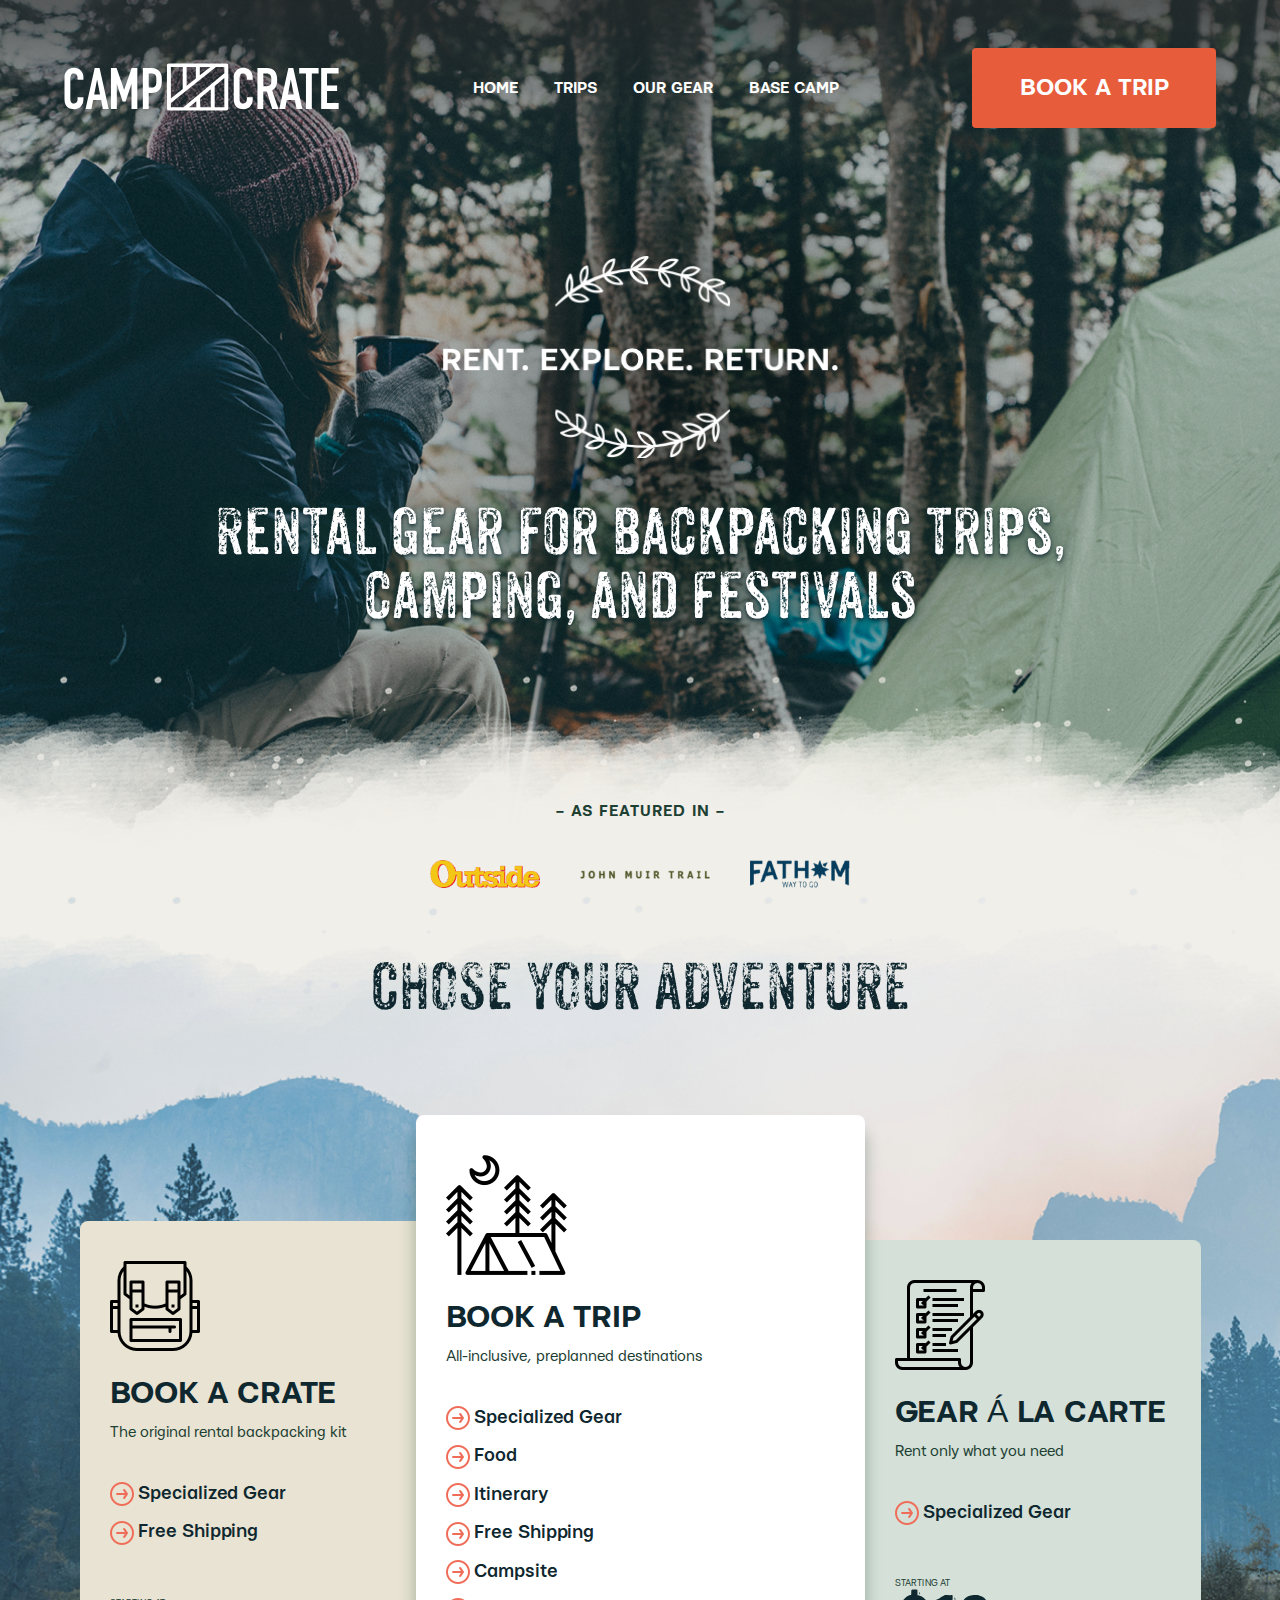
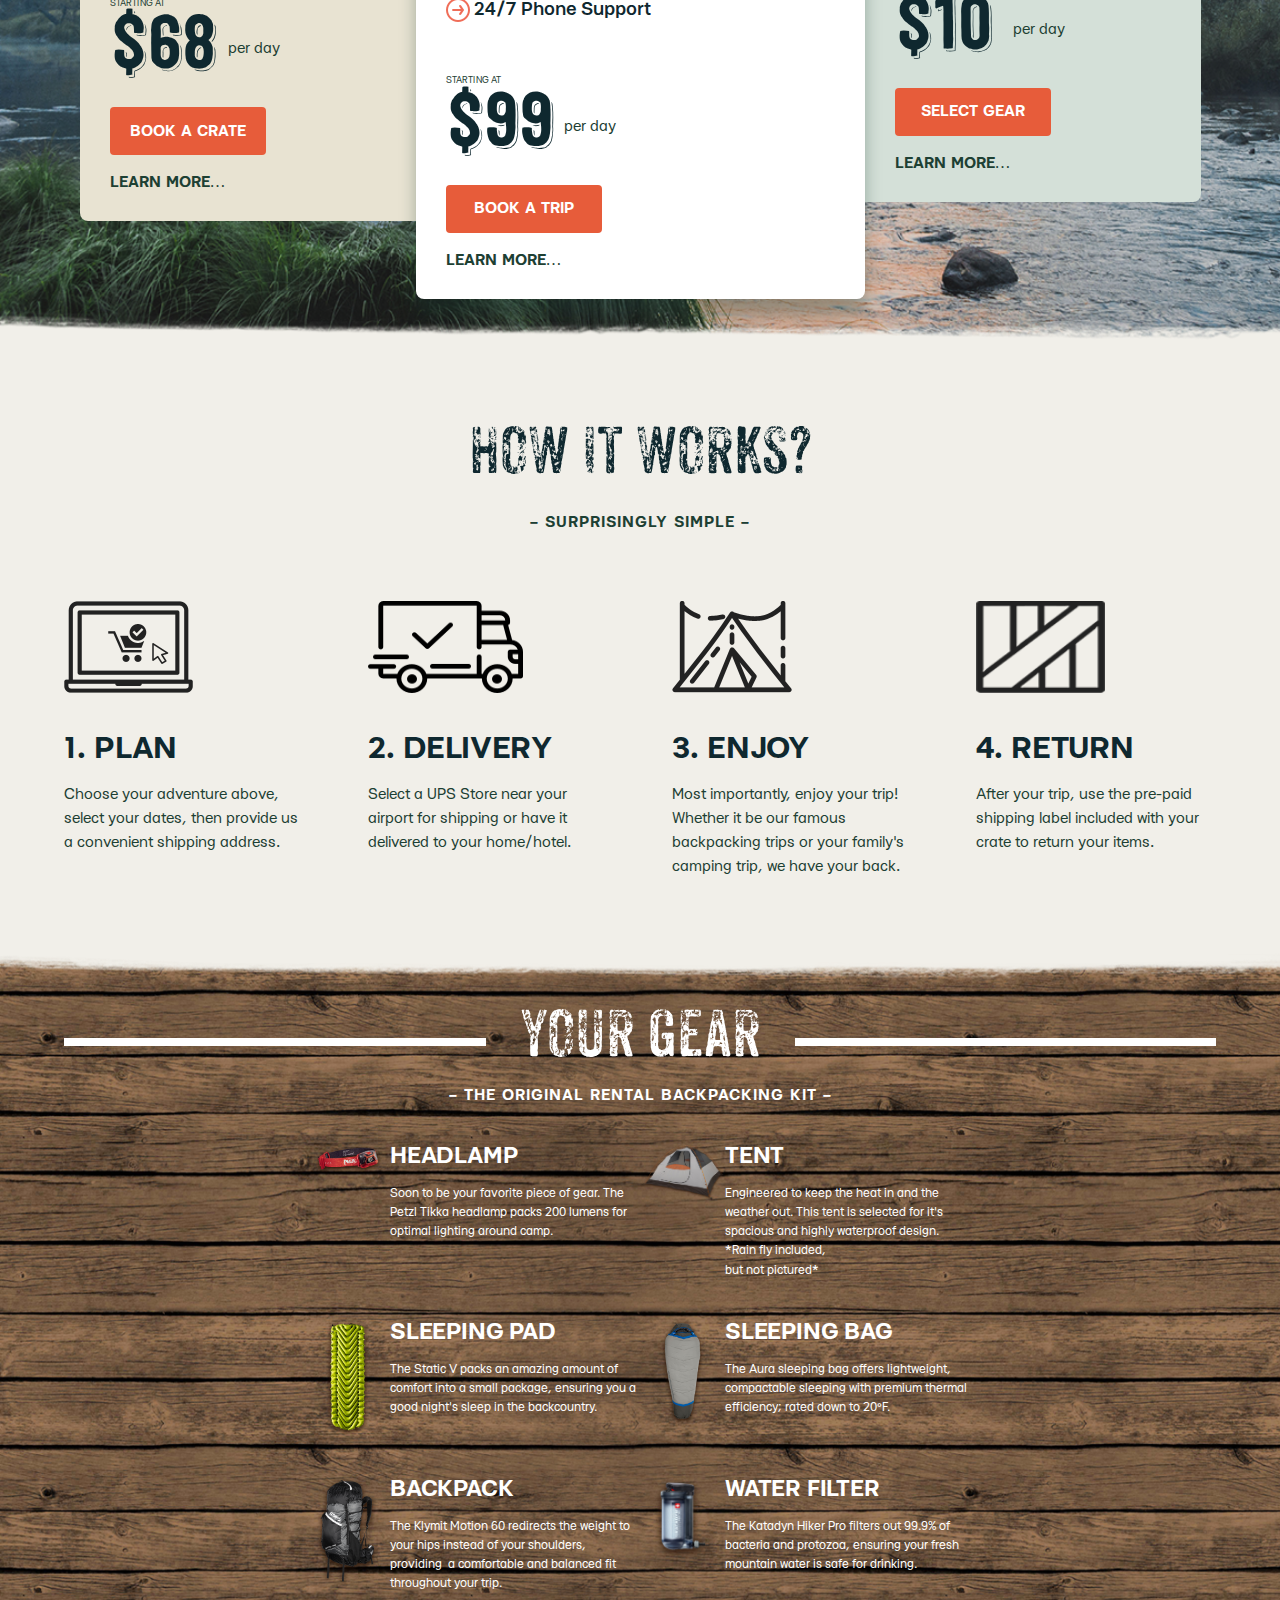
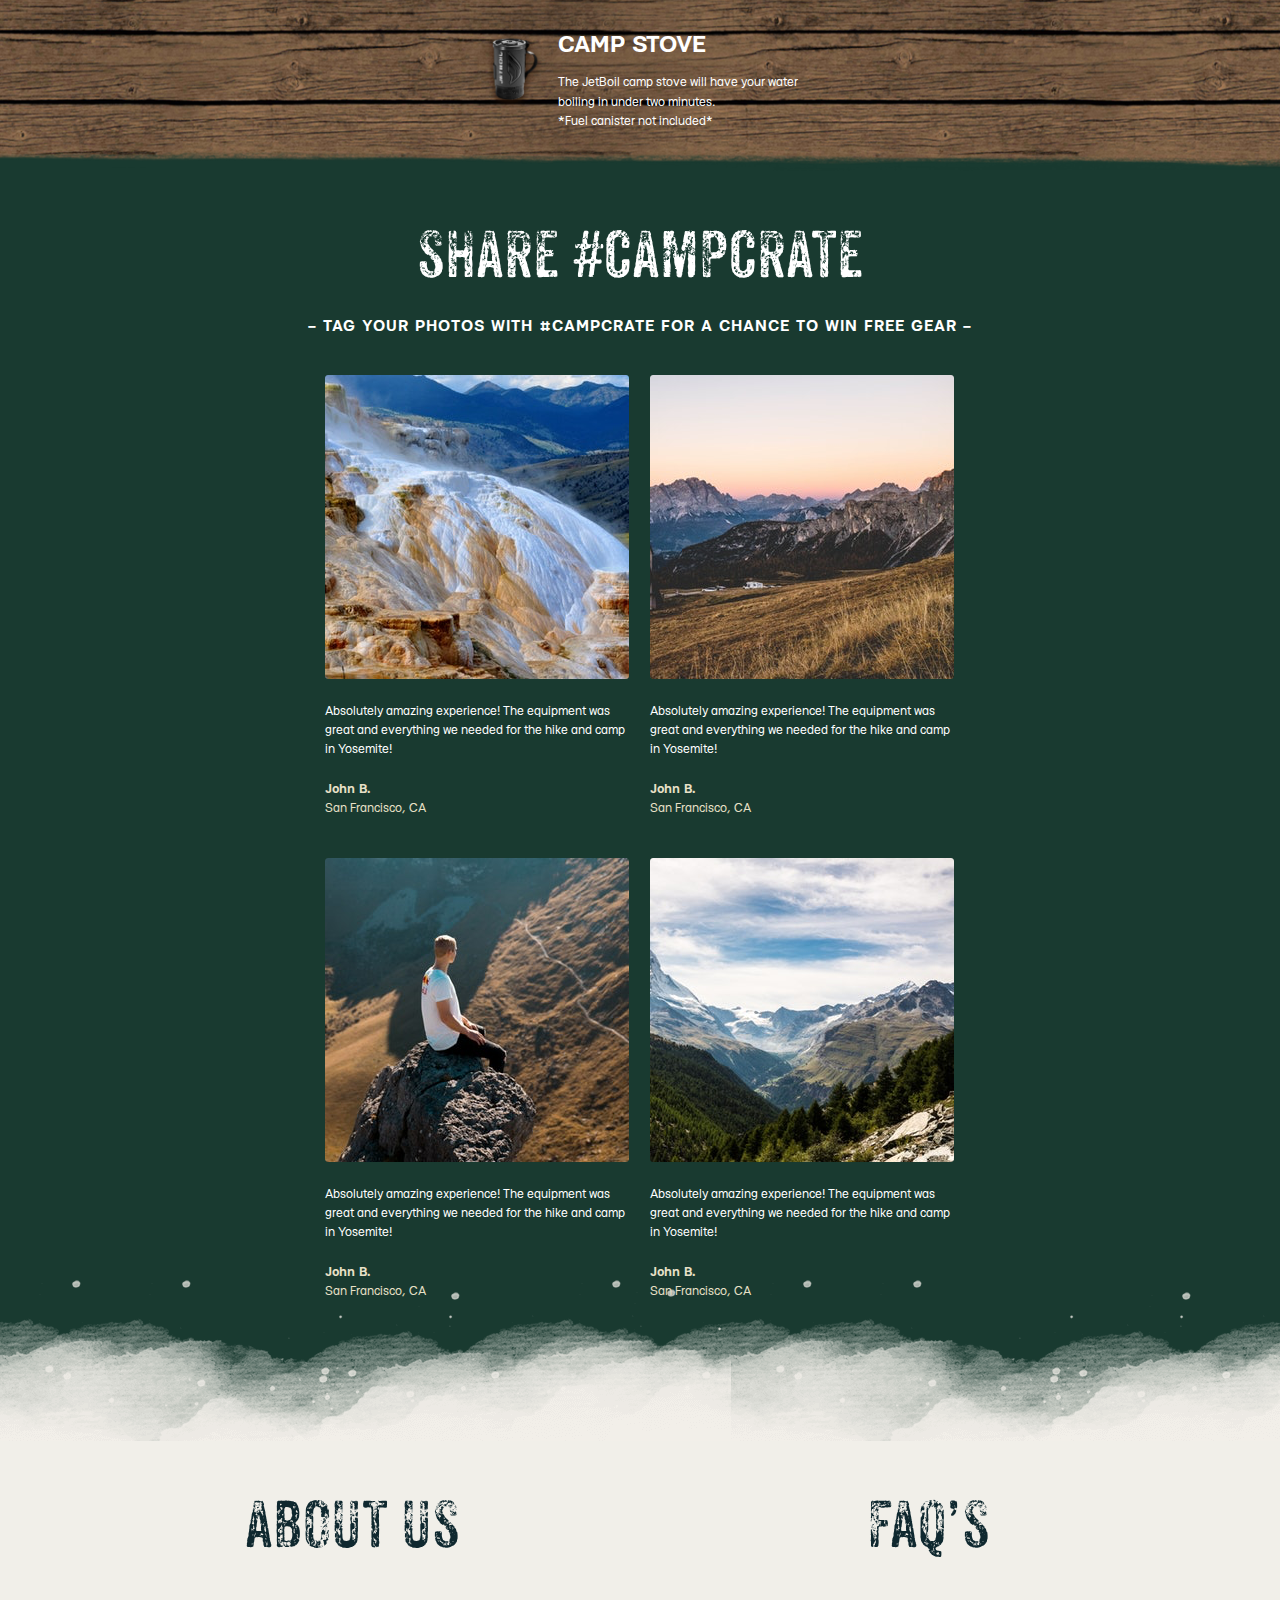
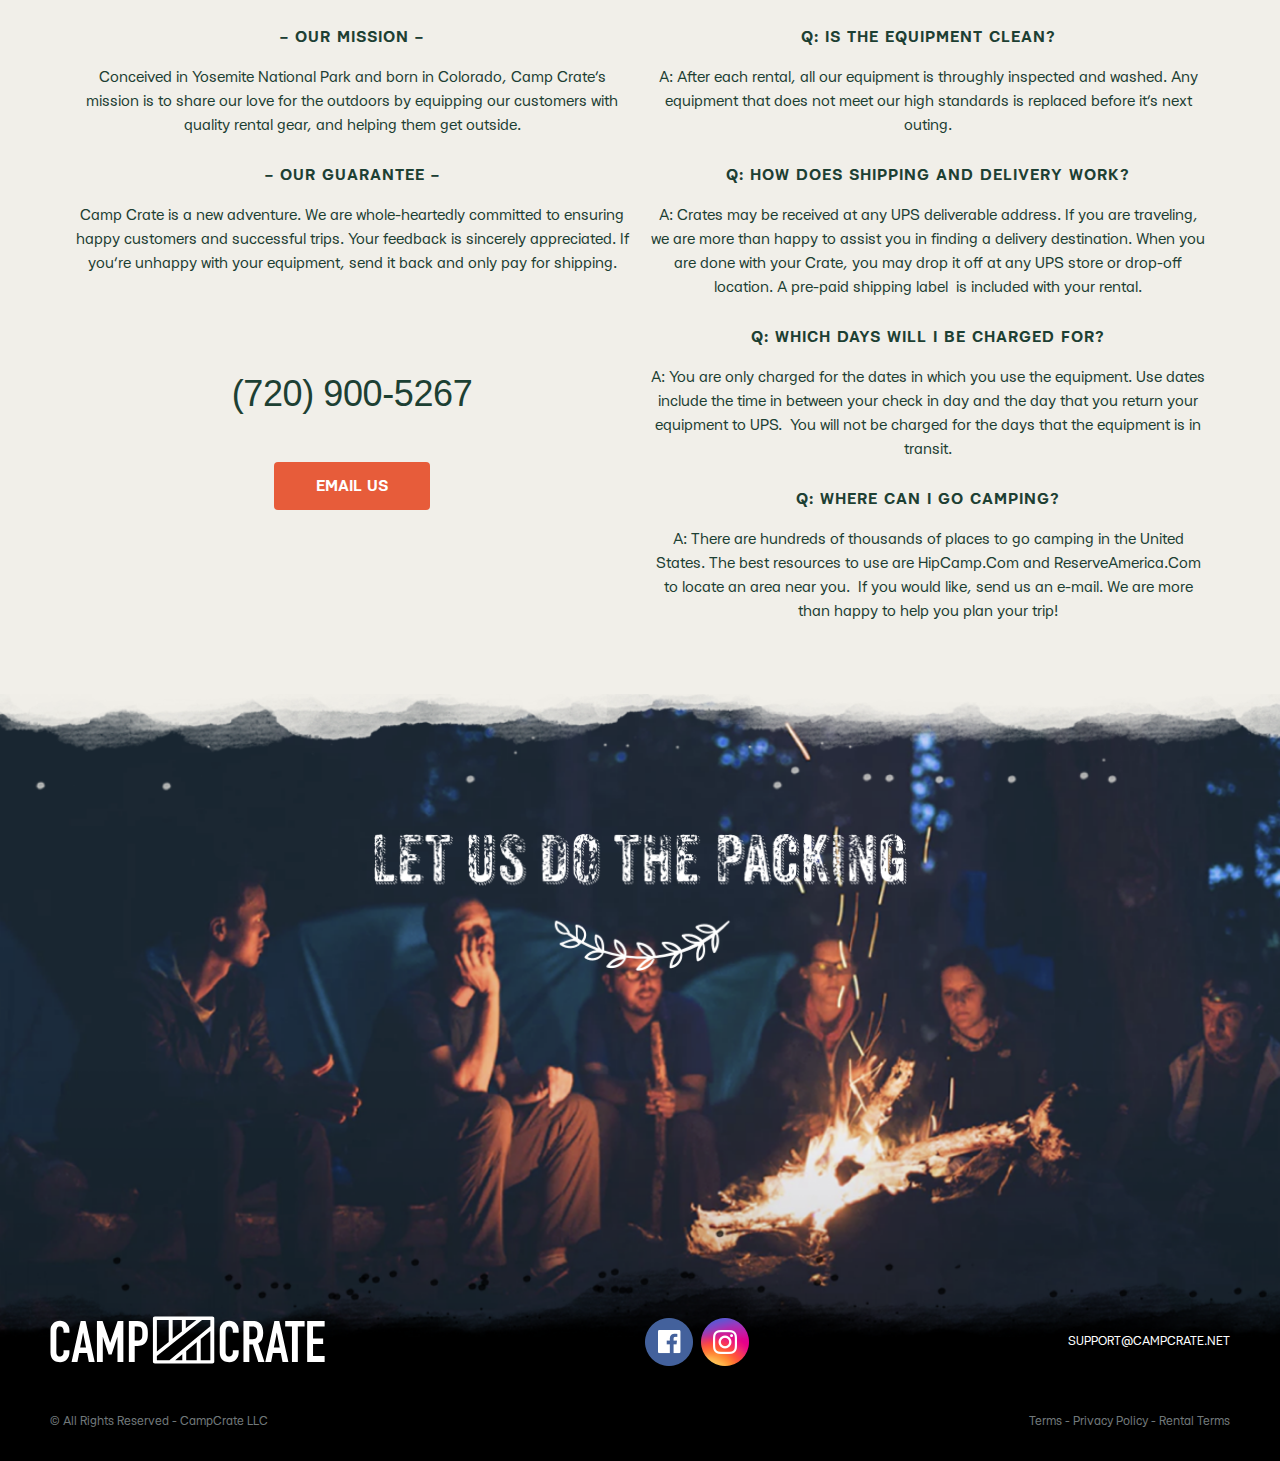
<file: index.html>
<!DOCTYPE html>
<html lang="en">
<head>
    <meta charset="UTF-8">
    <meta name="viewport" content="width=device-width, initial-scale=1.0">
    <meta http-equiv="X-UA-Compatible" content="ie=edge">
    <link rel="stylesheet" href="./css/reset.css">
    <link rel="stylesheet" href="./css/typography.css">
    <link rel="stylesheet" href="./css/style.css">
    <link rel="stylesheet" href="./css/section.css">
    <link rel="stylesheet" href="./css/header.css">
    <link rel="stylesheet" href="./css/buttons.css">
    <link rel="stylesheet" href="./css/select-service.css">
    <link rel="stylesheet" href="./css/how.css">
    <link rel="stylesheet" href="./css/share.css">
    <link rel="stylesheet" href="./css/footer.css">
    <link rel="stylesheet" href="./css/gear.css">
    <link rel="stylesheet" href="./css/headlamp.css">
    <link rel="stylesheet" href="./css/tent.css">
    <link rel="stylesheet" href="./css/sleepingpad.css">
    <link rel="stylesheet" href="./css/sleepingbag.css">
    <link rel="stylesheet" href="./css/backpack.css">
    <link rel="stylesheet" href="./css/waterfilter.css">
    <link rel="stylesheet" href="./css/campstove.css">
    
    <script src="https://code.jquery.com/jquery-3.3.1.js"></script>
    
    <title>Campcrate</title>
</head>
<body class="body">
    <header class="header">
        <div class="header__menu">
            <div class="section section--header-menu">
                <div class="header__logo">
                    <a href="#"><img  class="logo" src="./img/logo--white.svg" alt="logo"/></a>
                </div>
                <ul class="menu">
                    <li><a class="t-menu menu__item">HOME</a></li>
                    <li><a class="t-menu menu__item">TRIPS</a></li>
                    <li><a class="t-menu menu__item">OUR GEAR</a></li>
                    <li><a class="t-menu menu__item">BASE CAMP</a></li>
                </ul>
                <button class="button menu__button t-button">BOOK A TRIP</button>
                <div class="button-close">×</div>
                <div class="button-burger">☰</div>
            </div>
        </div>
        <div class="close-field"></div>
        <div class="header__body">
            <div class="section section--header-body">
                <div class="tagline header__tagline"></div>
                <h1 class="t-title header__t-title t--white t-title--shadow">Rental gear for backpacking trips,<br>camping, and festivals</h1>
                <div class="t-subtitle header__t-subtitle">– AS FEATURED IN –</div>
                <div class="partners-logo header__partners-logo">
                    <img src="./img/logo-outside.png" alt="logo-outside.png" class="partners-logo__item logo-outside" />
                    <img src="./img/logo-john-muir-trail.png" alt="logo-john-muir-trail.png" class="partners-logo__item logo-john-muir-trail" />
                    <img src="./img/logo-fathom.png" alt="logo-fathom.png" class="partners-logo__item logo-fathom" />
                </div>
            </div>
        </div>
    </header>
    <section class="select-service">
        <div class="section section--select-service">
            <h2 class="t-title">CHOSE YOUR ADVENTURE</h2>
            <div class="select-service__service-cards">
                <div class="service-cards__card 
                            service-cards__card--margin-top 
                            service-cards__card--bej 
                            service-cards__card--left">
                    <img src="./img/backpack-book-a-crate.png" alt="backpack-book-a-crate"/>
                    <h3 class="t-middle-title service-cards__title">BOOK A CRATE</h3>
                    <p class="t-txt service-cards__subtitle">The original rental backpacking kit</p>
                    <ul class="list">
                        <li class="t-list"><span class="arrow-marker"></span> Specialized Gear</li>
                        <li class="t-list"><span class="arrow-marker"></span> Free Shipping</li>
                    </ul>
                    <div class="t-txt t-txt--compact service-cards__compact-txt">starting at</div>
                    <div class="cost">
                        <div class="t-cost">$68</div>
                        <div class="t-txt">per day</div>
                    </div>
                    <button class="button t-button button--small service-cards__button">Book a crate</button>
                    <div class="t-subtitle t-subtitle--align-left t-subtitle--compact">LEARN MORE…</div>
                </div>
                <div class="service-cards__card 
                            service-cards__card--margin-top
                            service-cards__card--big 
                            service-cards__card--center">
                        <img src="./img/tent-book-a-trip.png" alt="tent-book-a-trip"/>
                        <h3 class="t-middle-title service-cards__title">BOOK A TRIP</h3>
                        <p class="t-txt service-cards__subtitle">All-inclusive, preplanned destinations</p>
                        <ul class="list">
                            <li class="t-list"><span class="arrow-marker"></span> Specialized Gear</li>
                            <li class="t-list"><span class="arrow-marker"></span> Food</li>
                            <li class="t-list"><span class="arrow-marker"></span> Itinerary</li>
                            <li class="t-list"><span class="arrow-marker"></span> Free Shipping</li>
                            <li class="t-list"><span class="arrow-marker"></span> Campsite</li>
                            <li class="t-list"><span class="arrow-marker"></span> 24/7 Phone Support</li>
                        </ul>
                        <div class="t-txt t-txt--compact service-cards__compact-txt">starting at</div>
                        <div class="cost">
                            <div class="t-cost">$99</div>
                            <div class="t-txt">per day</div>
                        </div>
                        <button class="button t-button button--small service-cards__button">BOOK A TRIP</button>
                        <div class="t-subtitle t-subtitle--align-left t-subtitle--compact">LEARN MORE…</div>
                </div>
                <div class="service-cards__card 
                            service-cards__card--margin-top 
                            service-cards__card--green 
                            service-cards__card--right">
                    <img src="./img/checklist-gear-a-la-carte.png" alt="checklist-gear-a-la-carte"/>
                    <h3 class="t-middle-title service-cards__title">GEAR Á LA CARTE</h3>
                    <p class="t-txt service-cards__subtitle">Rent only what you need</p>
                    <ul class="list">
                        <li class="t-list"><span class="arrow-marker"></span> Specialized Gear</li>
                    </ul>
                    <div class="t-txt t-txt--compact service-cards__compact-txt">starting at</div>
                    <div class="cost">
                        <div class="t-cost">$10</div>
                        <div class="t-txt">per day</div>
                    </div>
                    <button class="button t-button button--small service-cards__button">SELECT GEAR</button>
                    <div class="t-subtitle t-subtitle--align-left t-subtitle--compact">LEARN MORE…</div></div>
            </div>
        </div>
    </section> 
    <section class="how-it-work">
        <div class="section">
            <h2 class="t-title">HOW IT WORKS?</h2>
            <div class="t-subtitle t-subtitle--margin-top">– SURPRISINGLY SIMPLE –</div>
            <div class="container-four-items how-it-work__container-four-items">
                <div class="how-items__item">
                    <img class="how-items__img how-items__img--plan" src="./img/plan.png" alt="plan">
                    <div class="how__txt-item">
                        <h3 class="t-middle-title how__title">1. Plan</h3>
                        <p class="t-txt how__txt">Choose your adventure above, select your dates, then provide us a convenient shipping address.</p>
                    </div>
                </div>
                <div class="how-items__item">
                    <img class="how-items__img how-items__img--delivery" src="./img/delivery.png" alt="delivery">
                    <div class="how__txt-item">
                        <h3 class="t-middle-title how__title">2. Delivery</h3>
                        <p class="t-txt how__txt">Select a UPS Store near your airport for shipping or have it delivered to your home/hotel.</p>
                    </div>
                </div>
                <div class="how-items__item">
                    <img class="how-items__img how-items__img--enjoy" src="./img/enjoy.png" alt="enjoy">
                    <div class="how__txt-item">
                        <h3 class="t-middle-title how__title">3. Enjoy</h3>
                        <p class="t-txt how__txt">Most importantly, enjoy your trip! Whether it be our famous backpacking trips or your family's camping trip, we have your back.</p>
                    </div>
                </div>
                <div class="how-items__item">
                    <img class="how-items__img how-items__img--return" src="./img/return.png" alt="return">
                    <div class="how__txt-item">
                        <h3 class="t-middle-title how__title">4. Return</h3>
                        <p class="t-txt how__txt">After your trip, use the pre-paid shipping label included with your crate to return your items.</p>
                    </div>
                </div>
            </div>
        </div>
    </section>
    <section class="your-gear">
        <div class="section section--your-gear">
            <div class="title-with-line">
                <div class = "line"></div>
                <h2 class="t-title your-gear__t-title t--white">YOUR GEAR</h2>
                <div class = "line"></div>
            </div>
            <div class="c-gear">
                <div class="t-subtitle t--white t-subtitle--margin-top">– The original rental backpacking kit –</div>
                <div class="gear__item headlamp">
                    <div class="gear__img">
                        <img class="headlamp-img" src="./img/gear-headlamp.png" alt="headlamp">
                        <div class=headlamp-light></div>
                    </div>
                    <div class="gear__arrow3 headlamp__arrow"></div>
                    <div class="gear__txt gear__txt--headlamp">
                        <h3 class="t-middle-title t-middle-title--small t--white">headlamp</h3>
                        <p class="t-txt t--white t-txt--small t--margin-top16px">
                            Soon to be your favorite piece of gear. The Petzl Tikka headlamp packs 200 lumens for optimal lighting around camp.
                        </p>
                    </div>
                </div>
                <div class="gear__item tent">
                    <div class="gear__img">
                        <img class="tent-img" src="./img/gear-tent.png" alt="tent">
                    </div>
                    <div class="gear__arrow2 tent__arrow"></div>
                    <div class="gear__txt gear__txt--tent">
                        <h3 class="t-middle-title t-middle-title--small t--white">tent</h3>
                        <p class="t-txt t--white t-txt--small t--margin-top16px">
                            Engineered to keep the heat in and the weather out. This tent is selected for it's spacious and highly waterproof design.
                        </p>
                        <p class="t-txt t-txt--small t--white" >*Rain fly included, <br>but not pictured*</p>
                    </div>                    
                </div>
                <div class="gear__item sleepingpad">
                    <div class="gear__img">
                        <img class="sleepingpad-img" src="./img/gear-sleeping-pad.png" alt="sleepingbag">
                    </div>
                    <div class="gear__arrow2 sleepingpad__arrow"></div>
                    <div class="gear__txt gear__txt--sleepingpad">
                        <h3 class="t-middle-title t-middle-title--small t--white">sleeping pad</h3>
                        <p class="t-txt t--white t-txt--small t--margin-top16px">
                            The Static V packs an amazing amount of comfort into a small package, ensuring you a good night's sleep in the backcountry.
                        </p>
                    </div>
                </div>
                <div class="gear__item sleepingbag">
                    <div class="gear__img">
                        <img class="sleepingbag-img" src="./img/gear-sleeping-bag.png" alt="sleepingbag">
                    </div>
                    <div class="gear__arrow2 sleepingbag__arrow"></div>
                    <div class="gear__txt gear__txt--sleepingbag">
                        <h3 class="t-middle-title t-middle-title--small t--white">sleeping bag</h3>
                        <p class="t-txt t--white t-txt--small t--margin-top16px">
                            The Aura sleeping bag offers lightweight, compactable sleeping with premium thermal efficiency; rated down to 20°F.
                        </p>
                    </div>
                </div>
                <div class="gear__item backpack">
                    <div class="gear__img">
                        <img class="backpack-img" src="./img/gear-backpack.png" alt="backpack">
                    </div>
                    <div class="gear__arrow4 backpack__arrow"></div>
                    <div class="gear__txt gear__txt--backpack">
                        <h3 class="t-middle-title t-middle-title--small t--white">Backpack</h3>
                        <p class="t-txt t--white t-txt--small t--margin-top16px">
                            The Klymit Motion 60 redirects the weight to your hips instead of your shoulders, providing  a comfortable and balanced fit throughout your trip.
                        </p>
                    </div>
                </div>
                <div class="gear__item waterfilter">
                    <div class="gear__img">
                        <img class="waterfilter-img" src="./img/gear-waterfilter.png" alt="waterfilter">
                    </div>
                    <div class="gear__arrow5 waterfilter__arrow"></div>
                    <div class="gear__txt gear__txt--waterfilter">
                        <h3 class="t-middle-title t-middle-title--small t--white">Water Filter</h3>
                        <p class="t-txt t--white t-txt--small t--margin-top16px">
                            The Katadyn Hiker Pro filters out 99.9% of bacteria and protozoa, ensuring your fresh mountain water is safe for drinking.
                        </p>
                    </div>
                </div>
                <div class="gear__item campstove">
                    <div class="gear__img">
                        <img class=" campstove-img" src="./img/gear-campstove.png" alt="campstove">
                    </div>
                    <div class="gear__arrow6 campstove__arrow"></div>
                    <div class="gear__txt gear__txt--campstove">
                        <h3 class="t-middle-title t-middle-title--small t--white">Camp stove</h3>
                        <p class="t-txt t--white t-txt--small t--margin-top16px">
                            The JetBoil camp stove will have your water boiling in under two minutes.
                        </p>
                        <p class="t-txt t-txt--small t--white">*Fuel canister not included*</p>
                    </div>
                </div>
            </div>
        </div>
        <div class="green-bg"></div>
    </section>
    <section class="share">
        <div class="section section--share">
            <h2 class="t-title t--white">SHARE #CAMPCRATE</h2>
            <div class="t-subtitle t--white t-subtitle--margin-top">– TAG YOUR PHOTOS WITH #CampCrate FOR A CHANCE TO WIN FREE GEAR –</div>
            <div class="container-four-items share__container-four-items">
                <div class="share__item">
                    <img src="./img/user-photo-1.png" alt="user-photo-1"/>
                    <p class="t-txt t--white t-txt--small share--margin-top20px">
                        Absolutely amazing experience! The equipment was great and everything we needed for the hike and camp in Yosemite!
                    </p>
                    <p class="t-txt t--bej t-txt--small t-txt--bold share--margin-top16px">John B.</p>
                    <p class="t-txt t--bej t-txt--small">San Francisco, CA</p>
                </div>
                <div class="share__item">
                    <img src="./img/user-photo-2.png" alt="user-photo-2"/>
                    <p class="t-txt t--white t-txt--small share--margin-top20px">
                        Absolutely amazing experience! The equipment was great and everything we needed for the hike and camp in Yosemite!
                    </p>
                    <p class="t-txt t--bej t-txt--small t-txt--bold share--margin-top16px">John B.</p>
                    <p class="t-txt t--bej t-txt--small">San Francisco, CA</p>
                </div>
                <div class="share__item">
                    <img src="./img/user-photo-3.png" alt="user-photo-3"/>
                    <p class="t-txt t--white t-txt--small share--margin-top20px">
                        Absolutely amazing experience! The equipment was great and everything we needed for the hike and camp in Yosemite!
                    </p>
                    <p class="t-txt t--bej t-txt--small t-txt--bold share--margin-top16px">John B.</p>
                    <p class="t-txt t--bej t-txt--small">San Francisco, CA</p>
                </div>
                <div class="share__item">
                    <img src="./img/user-photo-4.png" alt="user-photo-4"/>
                    <p class="t-txt t--white t-txt--small share--margin-top20px">
                        Absolutely amazing experience! The equipment was great and everything we needed for the hike and camp in Yosemite!
                    </p>
                    <p class="t-txt t--bej t-txt--small t-txt--bold share--margin-top16px">John B.</p>
                    <p class="t-txt t--bej t-txt--small">San Francisco, CA</p>
                </div>
            </div>
        </div>
    </section>
    <section class="about-and-faq">
        <div class="section section--about-and-faq">
            <div class="about-and-faq__column">
                <h2 class="t-title">ABOUT US</h2>
                <div class="txt">
                    <h4 class="t-subtitle"> – Our Mission –</h4>
                    <p class="t-txt t--center">Conceived in Yosemite National Park and born in Colorado, Camp Crate’s mission is to share our love for the outdoors by equipping our customers with quality rental gear, and helping them get outside.</p>
                    <h4 class="t-subtitle">– Our guarantee –</h4>
                    <p class="t-txt t--center">Camp Crate is a new adventure. We are whole-heartedly committed to ensuring happy customers and successful trips. Your feedback is sincerely appreciated. If you’re unhappy with your equipment, send it back and only pay for shipping.</p>
                </div>
                <a class="t-phone-number phone--margin-top" href="tel:(720) 900-5267">(720) 900-5267</a>
                <button class="button t-button button--small button--about-margin-top">EMAIL US</button>
            </div>
            <div class="about-and-faq__column">
                <h2 class="t-title">FAQ’S</h2>
                <div class="txt">
                    <h4 class="t-subtitle">Q: Is the equipment clean?</h4>
                    <p class="t-txt t--center">A: After each rental, all our equipment is throughly inspected and washed.  Any equipment that does not meet our high standards is replaced before it’s next outing.</p>
                    <h4 class="t-subtitle">Q: How does shipping and delivery work?</h4>
                    <p class="t-txt t--center">A: Crates may be received at any UPS deliverable address. If you are traveling, we are more than happy to assist you in finding a delivery destination. When you are done with your Crate, you may drop it off at any UPS store or drop-off location. A pre-paid shipping label  is included with your rental.</p>
                    <h4 class="t-subtitle">Q: Which days will I be charged for?</h4>
                    <p class="t-txt t--center">A: You are only charged for the dates in which you use the equipment. Use dates include the time in between your check in day and the day that you return your equipment to UPS.  You will not be charged for the days that the equipment is in transit.</p>
                    <h4 class="t-subtitle">Q: Where can I go camping?</h4>
                    <p class="t-txt t--center">A: There are hundreds of thousands of places to go camping in the United States. The best resources to use are HipCamp.Com and ReserveAmerica.Com to locate an area near you.  If you would like, send us an e-mail. We are more than happy to help you plan your trip!</p>
                </div>
            </div>
        </div>
    </section>
    <footer class="footer">
        <div class="section section--footer">
            <img class="footer__decor" src="./img/let-us-do-packing-badge.png" alt="let-us-do-packing-badge"/>
            <div class="footer__body footer__body--margintop-big">
                <div class="footer__logo">
                    <a href="#"><img  class="logo" src="./img/logo--white.svg" alt="logo"/></a>
                </div>
                <div class="footer__social-media">
                    <a href="#"><img class="social-media" src="./img/facebook-hover.png" alt="facebook"/></a>
                    <a href="#"><img class="social-media" src="./img/insta-hover.png" alt="instagram"/></a>
                </div>
                <div class="t-txt t-txt--small t--white t--uppercase">support@campcrate.net</div>
            </div>
            <div class="footer__body footer__body--margintop-small">
                <div class="t-txt t-txt--small t--grey">© All Rights Reserved - CampCrate LLC</div>
                <div class="t-txt t-txt--small t--grey">Terms - Privacy Policy - Rental Terms</div>
            </div>
        </div>
        <div class="footer-black-bg"></div>
    </footer>
    <script>
        $(document).ready(function() {
            $(".close-field").css({'width': ()=>document.body.clientWidth, 'height': ()=>window.innerHeight-$('.header__menu').outerHeight()} )
            $(".button-close, .close-field").hide();
            
            $(".button-burger").click(function() {
                $(".menu").slideToggle( "slow", function() {
                    if(window.innerHeight < $(".menu").outerHeight()){
                        $(".button-burger").hide();
                        $(".button-close, .close-field").show()
                        if($(this).css('display') === 'none'){
                            $(this).removeAttr('style');
                        }
                    } else {
                        $(".button-burger").hide();
                        $(".button-close, .close-field").show()

                        if($(this).css('display') === 'none'){
                            $(this).removeAttr('style');
                        }
                    }
                });
            });

            $(window).resize(function() {
                if(window.innerWidth>1000) {
                    $(".menu").css({'display':'flex'})
                    $(".button-burger").hide();
                    $(".button-close, .close-field").hide();
                } if ((window.innerWidth<1000 && $(".menu").css('display') === 'block')){
                    $(".button-burger").show();
                    $(".button-close, .close-field").hide();
                } else if (window.innerWidth<1000) {
                    $(".menu").css({'display':'none'})
                    $(".button-burger").show();
                    $(".button-close, .close-field").hide();
                }
            });

            $(".button-close, .close-field").click(function() {
                $(".button-close, .close-field").hide();
                $(".button-burger").show();
                $(".menu").slideToggle( "slow", function() {
                    if($(this).css('display') !== 'none' ){
                        $(this).attr({'display': 'none'});
                    }
                    
                });
            });
            $(window).scroll(function(){
                if($(document).scrollTop()>$(window).height()){
                    $('.header__menu').addClass('header__menu--fixed');
                    $('.menu__button').addClass('button--small');
                    $('.header__logo .logo').addClass('logo--fixed-menu');
                }else{
                    $('.header__menu').removeClass('header__menu--fixed');
                    $('.menu__button').removeClass('button--small');
                    $('.header__logo .logo').removeClass('logo--fixed-menu');
                }
            })
        })
    </script>
</body>
</html>
</file>
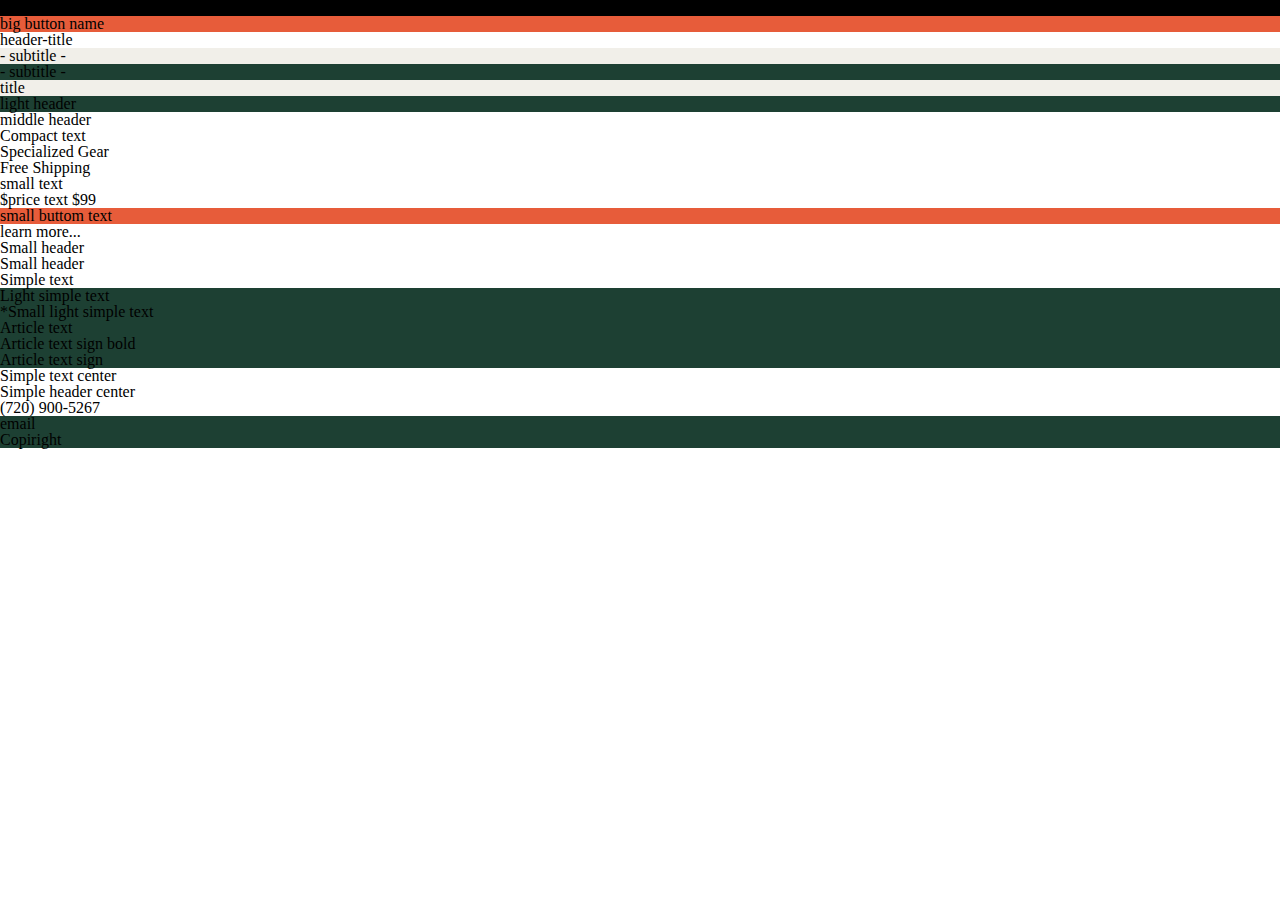
<file: typography.html>
<!DOCTYPE html>
<html lang="en">
    <head>
        <meta charset="UTF-8">
        <title>Campcrate</title>
        <link rel="stylesheet" href="./css/reset.css">
        <link rel="stylesheet" href="./css/typography.css">
    </head>
    <body>
        <div class="menu-name" style="background: #000000">
            menu words
        </div>
        <div class="big-button-name" style="background: #e75c3a">
            big button name
        </div>
        <div class="header-title">
            header-title
        </div>
        <div class="subtitle" style="background: #f1efe9">
            - subtitle -
        </div>
        <div class="light-subtitle" style="background: #1d4033">
            - subtitle -
        </div>
        <div class="title" style="background: #f1efe9"> 
            title
        </div>
        <div class="light-title" style="background: #1d4033">
            light header
        </div>
        <div class="middle-title">
            middle header
        </div> 
        <div class="compact-text">
            Compact text
        </div>     
        <div>
        <ul>
            <li><span class="list-marker"></span>Specialized Gear</li>
            <li><span class="list-marker"></span>Free Shipping</li>
        </ul>
        </div>
        <div class="small-text">
            small text
        </div>
        <div class="price-text">
        $price text $99
        </div>
        <div class="small-button-name" style="background: #e75c3a">
            small buttom text
        </div>      
        <div class="learnmore-text">
            learn more...
        </div>
        <div class="small-title">
            Small header
        </div>
        <div class="light-small-title">
            Small header
        </div>
        <div class="simple-text">
            Simple text
        </div>
        <div class="light-simple-text" style="background: #1d4033">
            Light simple text
        </div>
        <div class="small-light-simple-text" style="background: #1d4033">
            *Small light simple text
        </div>
        <div class="article-text" style="background: #1d4033">
            Article text
        </div>
        <div class="article-text-sign-bold" style="background: #1d4033">
            Article text sign bold
        </div>
        <div class="article-text-sign" style="background: #1d4033">
            Article text sign 
        </div>
        <div class="simple-text-center">
            Simple text center
        </div>
        <div class="simple-header-center">
            Simple header center
        </div>
        <div class="number-phone">
            (720) 900-5267
        </div>
        <div class="email-text" style="background: #1d4033">
            email
        </div>
        <div class="copiright-text" style="background: #1d4033">
            Copiright
        </div>
    </body>
</html>
</file>
<file: css/typography.css>
@font-face {
    font-family: 'Anodyne';
    src: url(../fonts/Anodyne.otf);
    line-height: 1;
}
@font-face {
    font-family: 'Mariupol';
    src: url(../fonts/Mariupol-Regular.otf);
    font-weight: 300;
    line-height: 1.5;
}
@font-face {
    font-family: 'MariupolMedium';
    src: url(../fonts/Mariupol-Medium.otf);
    font-weight: 500;
}
@font-face {
    font-family: 'MariupolBold';
    src: url(../fonts/Mariupol-Bold.otf);
    font-weight: 600;
}
@font-face {
    font-family: 'AnodyneCombined';
    src: url(../fonts/AhmetAltun-FestivoLettersNo.14.otf);
}

.t-title {
    font-family: 'Anodyne';
    font-size: 2em;
    text-align: center;
    color: #0f282f;
}
@media screen and (min-width:600px){
    .t-title {
        font-size: 4em;
    }
 }

 .t-title--shadow{
    text-shadow: 0 2px 4px #0f282f, 0 2px 24px #1d4033;
 }
 .t-subtitle {
    font-family: 'MariupolBold';
    font-size: 1em;
    letter-spacing: 1px;
    text-align: center;
    color: #1d4033;
    text-transform: uppercase;
}
.t-subtitle--margin-top{
    margin-top: 24px
}
.t-subtitle--align-left{
    text-align: left;
}

.t-subtitle--compact{
    letter-spacing: 0;
}


.how-it-work__t-subtitle{
    margin-top: 24px;
}

.t-menu{
    font-family: 'MariupolBold';
    font-size: 1em;
    color: #ffffff;
}
.t-button{
    font-family: 'MariupolBold';
    font-size: 1.5em;
    color: #ffffff;
    text-transform: uppercase;
    text-align: center;
}

.t-middle-title {
    font-family: 'MariupolBold', Arial;
    font-size: 2em;
    letter-spacing: -0.3px;
    color: #0f282f;
    text-transform: uppercase;
}
.t-middle-title--small {
    font-size: 1.5em;
    letter-spacing: -0.2px;
}

.t-txt{
    font-family: 'Mariupol';
    font-size: 1em;
    line-height: 1.5;
    color: #1d4033;
}
.t-txt--small{
    font-size: 0.8em;
}
.t-txt--bold{
    font-family: 'MariupolBold';
}
.t-txt--compact{
    font-size: 0.6em;  
    letter-spacing: 0.2px;
    text-transform: uppercase;
}

.arrow-marker{
    width: 24px;
    height:24px;
    display: inline-block;
    background: url('../img/arrow-marker.png') no-repeat;
    vertical-align: middle;
}
.t-list {
    font-family: 'MariupolMedium';
    font-size: 1.2em;
    letter-spacing: -0.1px;
    color: #0f282f;
}

.t-cost{
    font-family: 'AnodyneCombined';
    font-size: 4.75em;
    color: #0f282f;
}

.t-phone-number{
    text-decoration: none;
    font-family: Asket, Arial, Helvetica, sans-serif;
    font-size: 2.25em;
    font-weight: 500;
    font-style: normal;
    font-stretch: condensed;
    line-height: 1;
    letter-spacing: -0.4px;
    text-align: center;
    color: #1d4033
}
.t--white{
    color: #ffffff;
}
.t--bej{
    color: #e8e0c7;
}
.t--grey{
    color: #71787a;
}
.t--center{
    text-align: center;
}
.t--margin-top16px{
    margin-top: 16px;
}
.t--uppercase{
    text-transform: uppercase;
}
</file>
<file: css/style.css>
.body{
    z-index: -10;
    background-color: #f1efe9;
}

.logo {
    width: 183px;
    height: 32px;
}
@media screen and (min-width: 600px){
    .header__logo .logo {
        width: 275px;
        height: 48px;
    }
}
@media screen and (min-width: 600px){
    .header__logo .logo.logo--fixed-menu{
        width: 183px;
        height: 32px;
    }
}
.menu {
    display: none;
    width: 150px;
    padding: 0 20px;
    position: fixed;
    top: 130px;
    text-align: right;
    right: 20px;
    line-height: 2;
}
@media screen and (min-width: 1000px){
    .menu {
        position: unset;
        display: flex;
        flex-flow: row nowrap;
        justify-content: space-between;
        align-items: center;
        width: 366px;
        padding: 0 20px;
    }
}

.menu__item{
padding: 5px 0;
box-sizing: border-box;
}

@media screen and (min-width: 1000px){
    .menu__item{
        padding: 10px 0;
        }
}
.menu__item:hover{
    cursor: pointer;
    border-bottom: #e75c3a solid 5px;
}

.close-field {
    position: fixed;
    background: transparent;
    z-index: 10;
}

.tagline {
    width: 199px;
    height: 101px;
    background:url(../img/rent-explore-return-badge.png) no-repeat;
    background-size: 100%;
}

@media screen and (min-width: 400px){
    .tagline {
        width: 250px;
        height: 202px;
    }
}
@media screen and (min-width: 600px){
    .tagline {
        width: 395px;
        height: 202px;
    }
}

.partners-logo {
    width: 268px;
    height: 20px;
    display: flex;
    flex-flow: row nowrap;
    justify-content: space-between;
    align-items: center;
    padding: 0 20px;
}

@media screen and (min-width:650px){
    .partners-logo {
        width: 670px;
        height: 50px;
    }
}

@media screen and (min-width:400px){
    .partners-logo {
        width: 420px;
        height: 28px;
    }
}

.logo-outside{
    width: 78px;
    height: 20px;
}
@media screen and (min-width:650px){
    .logo-outside{
        width: 173px;
        height: 44px;
    }
}
@media screen and (min-width:400px){
    .logo-outside{
        width: 110px;
        height: 28px;
    }
}
.logo-john-muir-trail{
    width: 101px;
    height: 6px;
}
@media screen and (min-width:650px){
    .logo-john-muir-trail{
        width: 224px;
        height: 14px;
    }
}
@media screen and (min-width:400px){
    .logo-john-muir-trail{
        width: 130px;
        height: 9px;
    }
}
.logo-fathom{
    width: 65px;
    height: 18px;
}
@media screen and (min-width:650px){
    .logo-fathom{
        width: 145px;
        height: 40px;
    }
}

@media screen and (min-width:400px){
    .logo-fathom{
        width: 100px;
        height: 28px;
    }
}

.container-four-items{
    display: flex;
    flex-flow: row wrap;
    justify-content: space-between;
}


.about-and-faq__column{
    display: flex;
    flex-direction: column;
    align-items: center;
    max-width: 640px;
    padding: 30px 10px 30px; 
}
@media screen  and (min-width:800px){
    .about-and-faq__column{
        display: flex;
        flex-direction: column;
        align-items: center;
        max-width: 640px;
        padding: 60px 10px 70px;  
    }
}
.txt{
    margin-top: 35px;
    max-width: 640px;
}
@media screen  and (min-width:800px){
    .txt{
        margin-top: 65px;
    }
}

.txt .t-txt{
    margin-top: 20px;
}

.txt .t-subtitle:not(:nth-child(1)){
    margin-top: 30px;
}

.list{
    padding-top:30px; 
    line-height: 2;
}
.cost{
    display: flex;
    flex-flow: row nowrap;
    width: 170px;
    height: 76px;
    justify-content: space-between;
    align-items: center;
}
.phone--margin-top{
    margin-top: 50px
}
@media screen  and (min-width:800px){
    .phone--margin-top{
        margin-top: 100px
    }
}
</file>
<file: css/section.css>
.section {
    margin: auto;
    max-width: 1440px;
    padding: 0 10px;
    box-sizing: border-box;
}
@media screen and (min-width: 600px){
    .section {
        padding: 0 40px;
    }
}
@media screen and (min-width: 1000px){
    .section {
        padding: 0 64px;
    }
}
.section--header-menu {
    display: flex;
    flex-flow: row nowrap;
    justify-content: space-between;
    align-items: center;
    height: inherit;
}
.section--header-body {
    display: flex;
    flex-direction: column;
    align-items: center;
}
.section--select-service{
    padding: 75px 0 0;
}

.section--your-gear{
    padding-top: 57px;
    position: relative;
}

@media screen  and (min-width:1350px){
    .section--your-gear {
        padding: 57px 0 175px;
    }
}
@media screen  and (min-width:1600px){
    .section--your-gear {
        padding-top: 140px;
        padding-bottom: 285px;
    }
}
.section--share{
    padding: 0 20px;
}

.section--about-and-faq{
    display: flex;
    flex-flow: column;
    align-items: center;
    justify-content: space-between;
    box-sizing: border-box;
}
@media screen  and (min-width:800px){
    .section--about-and-faq{
        display: flex;
        flex-flow: row nowrap;
        justify-content: space-between;
        box-sizing: border-box;
        align-items: flex-start;
    }
}
.section--footer{
    padding: 85px 17px 38px;
    margin: auto;
}
@media screen  and (min-width:600px){
    .section--footer{
        padding: 140px 50px 30px;
        margin: auto;
    }
}
</file>
<file: css/header.css>
.header {
    background-image:  url(../img/top-image-homepage@1.png);
    background-repeat:  no-repeat;
    background-size:  100%;
    background-position: 0 -15px;
}
@media screen and (min-width: 400px){
    .header {
        background-image:  url(../img/top-image-homepage@2x.png);
        background-repeat:  no-repeat;
        background-size:  600px;
        background-position: 0;
    }
}
@media screen and (min-width: 600px){
    .header {
        background-image:  url(../img/top-image-homepage@2x.png);
        background-repeat:  no-repeat;
        background-size:  800px;
        background-position: 0 -45px;
    }
}
@media screen and (min-width: 800px){
    .header {
        background-image:  url(../img/top-image-homepage.png);
        background-repeat:  no-repeat;
        background-size:  1440px;
    }
}

@media screen and (min-width: 1440px){
    .header {
        height: 835px;
        background-image: url(../img/image-border-back-color.png), url(../img/top-image.jpg);
        background-repeat: repeat-x, no-repeat;
        background-size: auto, 100%;
        background-position: 0px 635px, 0 0;
    }
}
@media screen and (min-width: 1600px){
    .header {
        height: 900px;
        background-position: 0px 700px, 0 0;
    }
}

.header__menu {
    height: 55px;
}
@media screen and (min-width: 400px){
    .header__menu {
        height: 100px;
        background-image: linear-gradient(to top, rgba(0, 0, 0, 0), rgba(47, 47, 47, 0.59) 97%);
    }
}
@media screen and (min-width: 600px){
    .header__menu {
        height: 176px;
        background-image: linear-gradient(to top, rgba(0, 0, 0, 0), rgba(47, 47, 47, 0.59) 97%);
    }
}


.header__tagline {
    margin-top: 35px;
}
@media screen and (min-width: 400px){
    .header__tagline {
        margin-top: 60px;
    }
}
@media screen and (min-width: 600px){
    .header__tagline {
        margin-top: 80px;
    }
}

.header__partners-logo{
    margin-top: 40px;
}
.header__t-title {
    margin-top: 35px;
 }
 @media screen and (max-width:1000px){
    .header__t-title {
       max-width: 570px;
     }
 }
 @media screen and (min-width:600px){
    .header__t-title {
        margin-top: 65px;
     }
 }
 @media screen and (min-width:400px){
    .header__t-title {
        margin-top: 50px;
     }
 }
 .header__t-subtitle {
    margin-top: 70px;
}
@media screen and (min-width:400px){
    .header__t-subtitle {
        margin-top: 100px;
    }
}
@media screen and (min-width:600px){
    .header__t-subtitle {
        margin-top: 168px;
    }
}
.header__menu--fixed{
    position: fixed;
    background: rgba(15, 40, 47, 0.8);
    height: 55px;
    width: 100%;
    z-index: 100;
}
@media screen and (min-width:600px){
    .header__menu--fixed{
        height: 80px;
    }
}
</file>
<file: css/buttons.css>
.menu__button{
    display: none;
}
@media screen and (min-width: 1000px){
    .menu__button{
        display: block;
    }
}

.button {
    width: 244px;
    height: 80px;
    border-radius: 4px;
    background-color: #e75c3a;
    border: none;
}

.button:hover{
    cursor: pointer;
}

@media screen and (min-width: 1000px){
    .button-close{
        display: none;
    }
}

.button-burger, .button-close{
    cursor: pointer;
    color: #ffffff;
    font-size: 2em;
}
@media screen and (min-width: 1000px){
    .button-burger{
        display: none;
    }
}

.button--small{
    font-size: 1em;
    width: 156px;
    height: 48px;
}
.button--about-margin-top{
    margin-top: 50px
}
</file>
<file: css/select-service.css>
.select-service{
    background: url(../img/image-select-service-background@2x.png) no-repeat;
    background-size: 100%;
}

@media screen and (min-width: 600px){
    .select-service{
        background: url(../img/image-select-service-background@3x.png) no-repeat;
        background-size: 100%;
    }
}
@media screen and (min-width: 750px){
    .select-service{
        background: url(../img/image-select-service-background.png) no-repeat;
        background-size: 1600px;
    }
}
@media screen and (min-width: 1600px){
    .select-service{
        background: url(../img/image-select-service-background.png) no-repeat;
        background-size: 1920px;
    }
}
.select-service__t-title{
    margin-top: 15px;
}
.select-service__bg-img{
    position: absolute;
    width: 100%;
    z-index: -1;
}
.select-service__service-cards{
    display: flex;
    flex-direction: column;
    justify-content: center;
    align-items: center;
    box-sizing: border-box;
    padding: 32px 0 0;
}
@media screen and (min-width: 1000px){
    .select-service__service-cards{
        flex-flow: row nowrap;
        padding: 68px 0 ;
    }
}
@media screen and (min-width: 1600px){
    .select-service__service-cards{
        padding: 170px 0 ;
    }
}
.service-cards__card{
    background: #ffffff;
    width: 288px;
    padding: 40px 30px 30px;
    border-radius: 8px;
    box-sizing: border-box;
}
@media screen and (min-width: 600px){
    .service-cards__card{
        width: 450px;
    }
}
@media screen and (min-width: 1000px){
    .service-cards__card{
        width: 336px;
    }
}
.service-cards__card--margin-top:not(:nth-child(1)){
    margin-top: 20px
}
@media screen and (min-width: 1000px){
    .service-cards__card--margin-top:nth-child(odd){
        margin-top: 48px
    }
}

.service-cards__card--bej{
    background: #e8e3d2;
}
@media screen and (min-width: 1000px){
    .service-cards__card--left{
        border-radius: 8px 0 0 8px;
    }
}
.service-cards__card--green{
    background: #d4e0d8;
}
@media screen and (min-width: 1000px){
    .service-cards__card--right{
        border-radius: 0 8px 8px 0;
    }
}

@media screen and (min-width: 1000px){
    .service-cards__card--big{
        width: 449px;
    }
}
@media screen and (min-width: 1000px){
    .service-cards__card--center{
        z-index: 1;
        box-shadow: 0 16px 16px 0 rgba(29, 64, 51, 0.35);
    }
}

.service-cards__title{
    margin-top: 24px;
}
.service-cards__subtitle{
    margin-top: 11px;
}
.service-cards__compact-txt{
    margin-top: 45px;
}
.service-cards__button{
    margin: 20px 0;
}
.select-service__t-title{
    margin-top: 15px;
}
</file>
<file: css/how.css>
.how-it-work{
    padding-top: 60px;
}
.how-it-work__container-four-items{
    margin: auto;
    box-sizing: border-box;
    padding-top: 70px;
    max-width: 1240px;
}
@media screen and (min-width:1400px){
    .how-it-work__container-four-items{
        background: url(../img/path-image.png) no-repeat;
        background-size: 860px;
        background-position: 138px 50px;
    }
}

.how-items__item{
    display: flex;
    flex-direction: row;
    justify-content: left;
}
.how-items__item:not(:nth-child(1)){
    margin-top: 35px;
}
@media screen and (min-width:1150px){
    .how-items__item{
        width: 240px;
        flex-direction: column;
        justify-content: left;
    }
    .how-items__item:not(:nth-child(1)){
        margin-top: 0px;
    }
}
.how__txt-item{
    display: flex;
    flex-direction: column;
    max-width: 1000px;
    margin-left: 20px;
}
@media screen and (min-width:1150px){
    .how__txt-item{
        width: 100%;
        margin-left: 0;
        
    }
}
.how-items__img{
    width: 65px;
    height: 46px;
}
@media screen and (min-width:1150px){
    .how-items__img{
        height: 92px;
    }
}
@media screen and (min-width:1150px){
    .how-items__img--plan{
        width: 129px;
    }
}

@media screen and (min-width:1150px){
    .how-items__img--delivery{
        width: 155px;
    }
}

@media screen and (min-width:1150px){
    .how-items__img--enjoy{
        width: 120px;
    }
}
@media screen and (min-width:1150px){
    .how-items__img--return{
        width: 129px;
    }
}
@media screen and (min-width:1150px){
    .how__title{
        margin-top: 40px;
    }
}
.how__txt{
    margin-top: 18px;
    font-size: 0.9em;
}
@media screen and (min-width:1150px){
    .how__txt{
        margin-top: 18px;
        font-size: 1em;
    }
}
</file>
<file: css/share.css>
.share{
    z-index: -1;
    height: 2100px;
    padding: 110px 0;
    background: url(../img/image-border-back-color.png), #193a30;
    background-repeat: repeat-x, no-repeat;
    background-position: 0px 2120px, 0 0;
    margin-top: -50px;
}
@media screen and (min-width: 700px){
    .share{
        height: 1100px;
        background-position: 0px 1150px, 0 0;
    }
}
@media screen and (min-width: 1300px){
    .share{
        height: 700px;
        background-position: 0px 720px, 0 0;
    }
}

.share__item{
    width: 305px;
    margin-top: 40px;
}

.share__container-four-items{
    margin: auto;
    max-width: 630px;
    flex-direction: column;
    align-items: center;
}

@media screen and (min-width: 1300px)
{
    .share__container-four-items{
        max-width: 100%;
    }
}
@media screen and (min-width: 700px)
{
    .share__container-four-items{
        flex-direction: row;
    }
}
.share--margin-top20px{
    margin-top: 20px;
}
.share--margin-top16px{
    margin-top: 20px;
}
</file>
<file: css/footer.css>
.footer{
    background: url(../img/image-let-us-do-packing-back@2x--mobile.png) no-repeat;
    background-size: 100%;
    position: relative;
}
@media screen  and (min-width:400px){
    .footer{
        background: url(../img/image-let-us-do-packing-back--800.png) no-repeat;
        background-size: 800px;
        position: relative;
    }
}
@media screen  and (min-width:800px){
    .footer{
        background: url(../img/image-let-us-do-packing-back.png) no-repeat;
        background-size: 1600px;
        position: relative;
    }
}
@media screen  and (min-width:1400px){
    .footer{
        background-size: 1600px;
    }
}
@media screen  and (min-width:1600px){
    .footer{
        background-size: 1920px;
    }
}
.footer__decor{
    margin: auto;
    display: block;
    width: 286px;
}
@media screen  and (min-width:600px){
    .footer__decor{
        width: 450px;
    }
}
@media screen  and (min-width:800px){
    .footer__decor{
        width: 533px;
    }
}

.footer__body{
    display: flex;
    width: 255px;
    align-items: center;
    justify-content: center;
    flex-flow: row wrap;
    align-content: space-between;
}
.footer__body:first-of-type{
    height: 175px;
}
.footer__body:nth-of-type(2){
    height: 50px;
}

@media screen  and (min-width:800px){
    .footer__body, .footer__body:first-of-type, .footer__body:nth-of-type(2){
        flex-flow: nowrap;
        justify-content: space-between;
        height: 100%;
        width: 100%;
    }

}
.footer__logo .logo{
    width: 275px;
    height: 48px;
}

.footer__social-media{
    display: flex;
    flex-flow: row nowrap;
    justify-content: space-between;
    align-self: center;
    width: 104px;
    height: 48px;
}

.social-media{
    width: 48px;
    height: 48px;
}
.footer__body--margintop-big{
    margin: auto;
    margin-top: 420px;
}
@media screen  and (min-width:600px){
    .footer__body--margintop-big{
        margin-top: 345px;
    }
}
@media screen  and (min-width:1600px){
    .footer__body--margintop-big{
        margin-top: 445px;
    }
}
.footer__body--margintop-small{
    margin: auto;
    margin-top: 45px;
}

.footer-black-bg{
    width: 100%;
    height: 400px;
    background: #000000;
    position: absolute;
    bottom: 0;
    z-index: -2;
}
</file>
<file: css/gear.css>
.your-gear {
    position: relative;
    margin-top: 74px;
    background: url(../img/wood-back.png);
    background-repeat: no-repeat;
    background-size: cover;
}
/* @media screen and (min-width:1350px){
    .your-gear{
        background-size: 1600px;
    }
} */
@media screen and (min-width:1600px){
    .your-gear{
        background-size: 1920px;
    }
}
.green-bg{
    z-index: -1;
    position: absolute;
    bottom: 0;
    width: 100%;
    height: 400px;
    background: #193a30;
}
.c-gear{
    margin: auto;
    margin-top: -35px;
    padding-top: 25px;
    padding-bottom: 40px;
}
@media screen and (min-width:680px){
    .c-gear{
        display: flex;
        flex-flow: wrap;
        justify-content: center;
        width: 680px;
    }
}
@media screen and (min-width:1350px){
    .c-gear{
        box-sizing: border-box;
        width: 1312px;
        min-height: 732px;
        border: 8px solid #ffffff;
        border-top: none; 
        padding-bottom: 0;
        position: relative;
    }
}
.your-gear__t-title{
    padding: 0 34px;
 }

.title-with-line{
    margin: auto;
    display: flex;
    flex-flow: row nowrap;
    align-items: center;
    max-width: 1312px;
}
.line{
    width: 100%;
    height: 8px;
    background: #ffffff;
    flex: 1;
}
.gear__item{
    display: flex;
    flex-flow: row nowrap;
    margin-top: 40px;
}
@media screen and (min-width: 1350px){
    .gear__item{
        margin-top: 0;
        position: absolute;
    }
}
.gear__txt{
    max-width: 600px;
    z-index: 1;
}
@media screen and (min-width:680px){
    .gear__txt{
        width: 250px;
    }
}
.gear__img{
    min-width: 85px;
    height: 100%;
    display: flex;
    justify-content: center;
    align-items: baseline;
}
@media screen and (min-width: 1350px){
    .gear__img{
        justify-content:left;
    }
}
.gear__arrow2, .gear__arrow3, .gear__arrow4, .gear__arrow5, .gear__arrow6{
    display: none;
}
@media screen and (min-width: 1350px){
    .gear__arrow2, .gear__arrow3, .gear__arrow4, .gear__arrow5, .gear__arrow6{
        display: block;
    }
    .gear__arrow2{
        position: absolute;
        background: url(../img/path-2.png) no-repeat;
        background-size: 100%;
        z-index: 10;
    }

    .gear__arrow3{
        position: absolute;
        background: url(../img/path-3.png) no-repeat;
        background-size: 100%;
        z-index: 10;
    }
    .gear__arrow4{
        position: absolute;
        background: url(../img/path-4.png) no-repeat;
        background-size: 100%;
        z-index: 10;
    }
    .gear__arrow5{
        position: absolute;
        background: url(../img/path-5.png) no-repeat;
        background-size: 100%;
        z-index: 10;
    }
    .gear__arrow6{
        position: absolute;
        background: url(../img/path-6.png) no-repeat;
        background-size: 100%;
        z-index: 10;
    }
}
</file>
<file: css/headlamp.css>
@media screen and (min-width: 1350px){
    .headlamp{
        flex-flow: row-reverse;
        top: 81px;
        left: 34px;
    }
}
.headlamp-img{
    width: 70px;
}
@media screen and (min-width: 1350px){
    .headlamp-img{
        width: 181px;
    }
}
.headlamp-light {
    display: none;
}
@media screen and (min-width: 1350px){
    .headlamp-light {
        display: block;
        width: 232px;
        height: 188px;
        opacity: 0.83;
        -webkit-filter: blur(10px);
        filter: blur(10px);
        background-blend-mode: overlay;
        background-image: linear-gradient(322deg, rgba(225, 220, 188, 0), #fffbb7);
        position: absolute;
        top: 47px;
        left: 450px;
    }
}

@media screen and (min-width: 1350px){
    .gear__txt--headlamp{
        max-width: 292px;
    }
}
.headlamp__arrow{
    width: 176px;
    height: 45px;
    top: -10px;
    left: 180px;
}
</file>
<file: css/tent.css>
@media screen and (min-width: 1350px){
    .tent{
        flex-flow: row-reverse;
        top: 241px;
        left: 273px;
    }
}

.tent-img{
    width:  85px;
}

@media screen and (min-width: 1350px){
    .tent-img{
        width: 712px;
        position: absolute;
        top: -148px;
        left: 100px;
    }
}

@media screen and (min-width: 1350px){
    .gear__txt--tent{
        max-width: 222px;
    }
}
.tent__arrow{
    width: 196px;
    height: 225px;
    top: -60px;
    left: 145px;
    transform: rotate(45deg);
}
</file>
<file: css/sleepingpad.css>
@media screen and (min-width: 1350px){
    .sleepingpad {
        top: 81px;
        left: 899px;
        flex-direction: row-reverse;
    }
}

.sleepingpad-img{
    width: 45px;
}
@media screen and (min-width: 1350px){
    .sleepingpad-img{
        width:  137px;
        position: absolute;
        top: -56px;
        left: 245px;
    }
}
@media screen and (min-width: 1350px){
    .gear__txt--sleepingpad{
        max-width: 245px;
    }
}
.sleepingpad__arrow{
    width: 170px;
    height: 138px;
    top: 88px;
    left: 122px;
    transform: rotate(-35deg) scale(1,-1);
}
</file>
<file: css/sleepingbag.css>
@media screen and (min-width: 1350px){
    .sleepingbag{
        top: 524px;
        left: 1038px;
        flex-direction: row-reverse;
    }
}
.sleepingbag-img{
    width: 45px;
}
@media screen and (min-width: 1350px){
    .sleepingbag-img{
        width:  151px;
        position: absolute;
        top:-260px;
        left: 141px;
    }
}

@media screen and (min-width: 1350px){
    .gear__txt--sleepingbag{
        width: 222px;
    }
}
.sleepingbag__arrow{
    width: 145px;
    height: 110px;
    top: -120px;
    left: 30px;
    transform: rotate(-3deg);
}
</file>
<file: css/backpack.css>
@media screen and (min-width: 1350px){
    .backpack{
        top: 224px;
        left: 34px; 
        flex-direction: column;
    }
}
.backpack-img{
    width: 63px;
}
@media screen and (min-width: 1350px){
    .backpack-img{
        width:  170px;
    }
}


@media screen and (min-width: 1350px){
    .gear__txt--backpack{
        max-width: 221px;
    }
}
.backpack__arrow{
    width: 56px;
    height: 143px;
    top: 143px;
    left: 111px;
}
</file>
<file: css/waterfilter.css>
@media screen and (min-width: 1350px){
    .gear__txt--waterfilter{
        max-width: 207px;
    }
}
@media screen and (min-width: 1350px){
    .waterfilter{
        top: 524px;
        left: 281px;
    }
}
.waterfilter-img{
    width: 60px;
}
@media screen and (min-width: 1350px){
    .waterfilter-img{
        width: 121px;
    }
}
.waterfilter__arrow{
    width: 109px;
    height: 24px;
    top: -10px;
    left: 45px;
}
</file>
<file: css/campstove.css>
@media screen and (min-width: 1350px){
    .campstove{
        top: 524px;
        left: 629px;
    }
}
.campstove-img{
    width: 60px;
}
@media screen and (min-width: 1350px){
    .campstove-img{
        width:  123px;
    }
}

@media screen and (min-width: 1350px){
    .gear__txt--campstove{
        max-width: 175px;
    }
}
.campstove__arrow{
    width: 68px;
    height: 16px;
    top: 30px;
    left: 40px;
}
</file>
